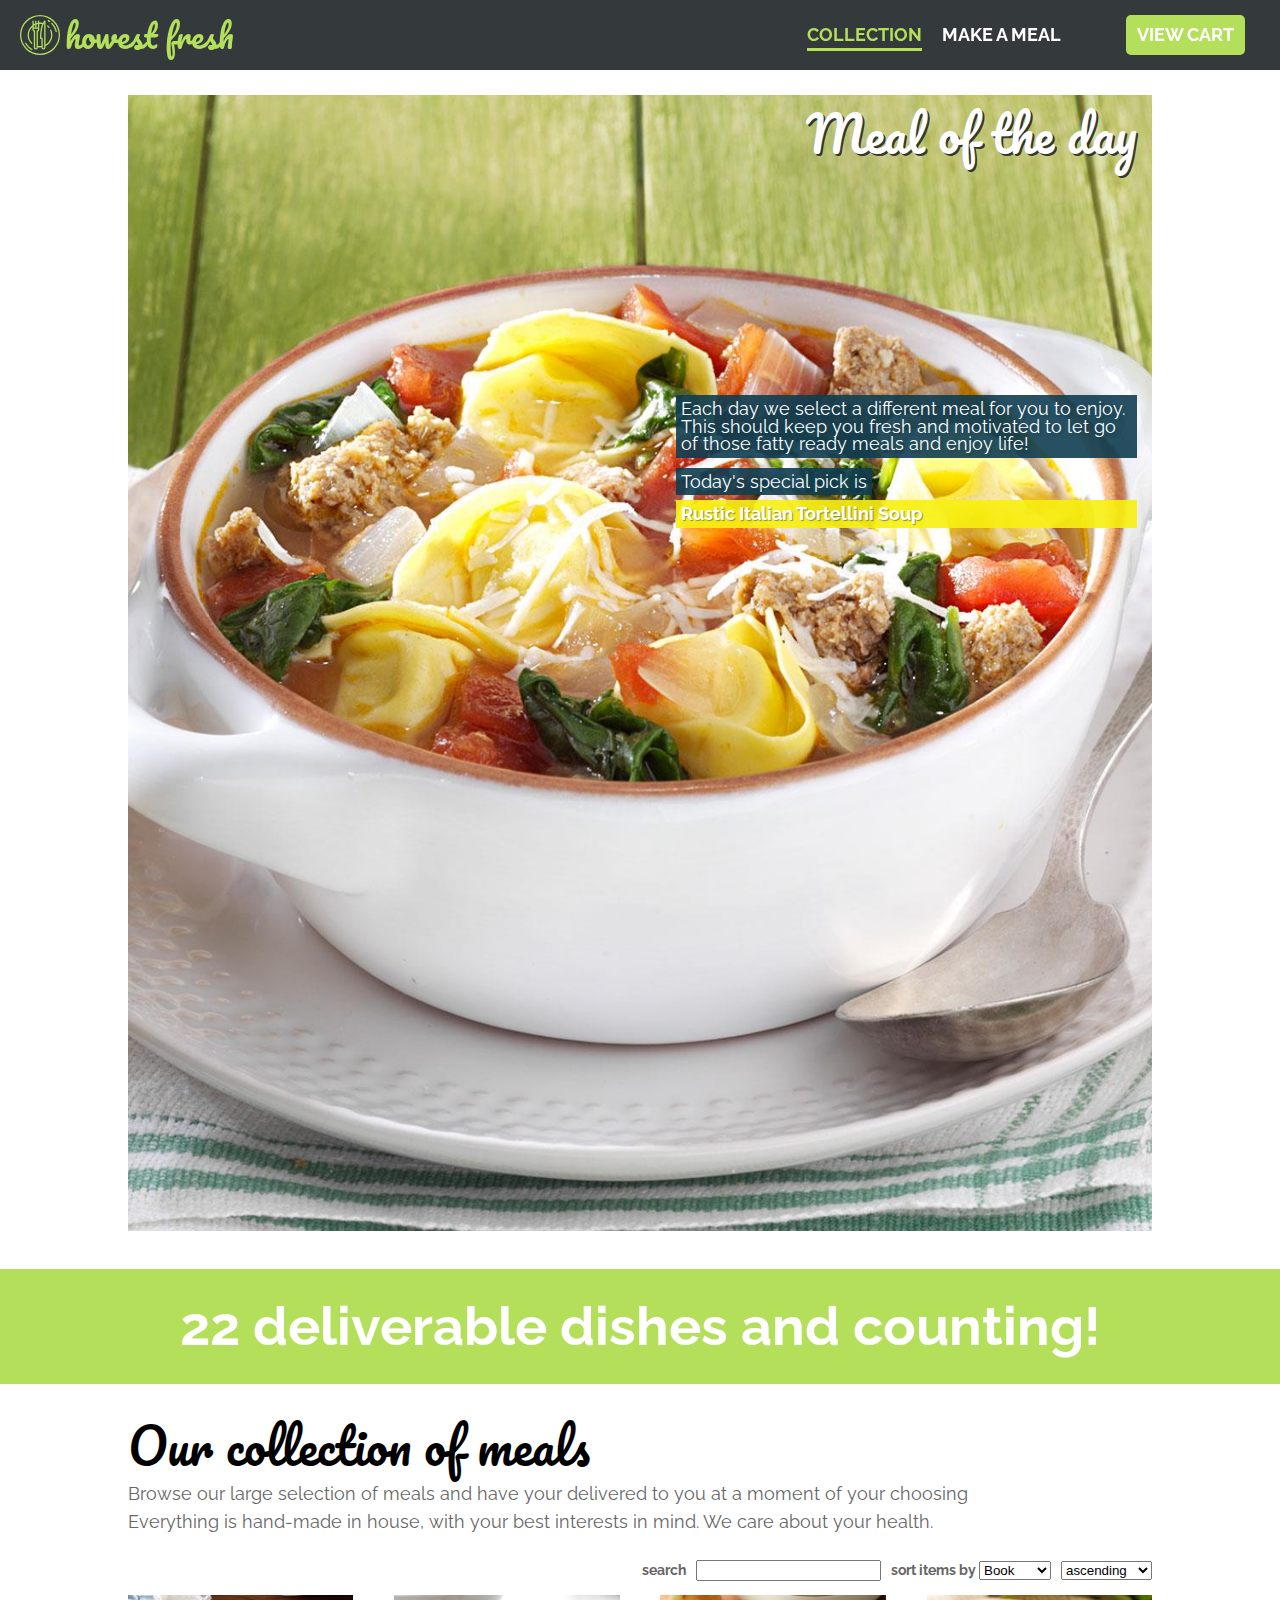
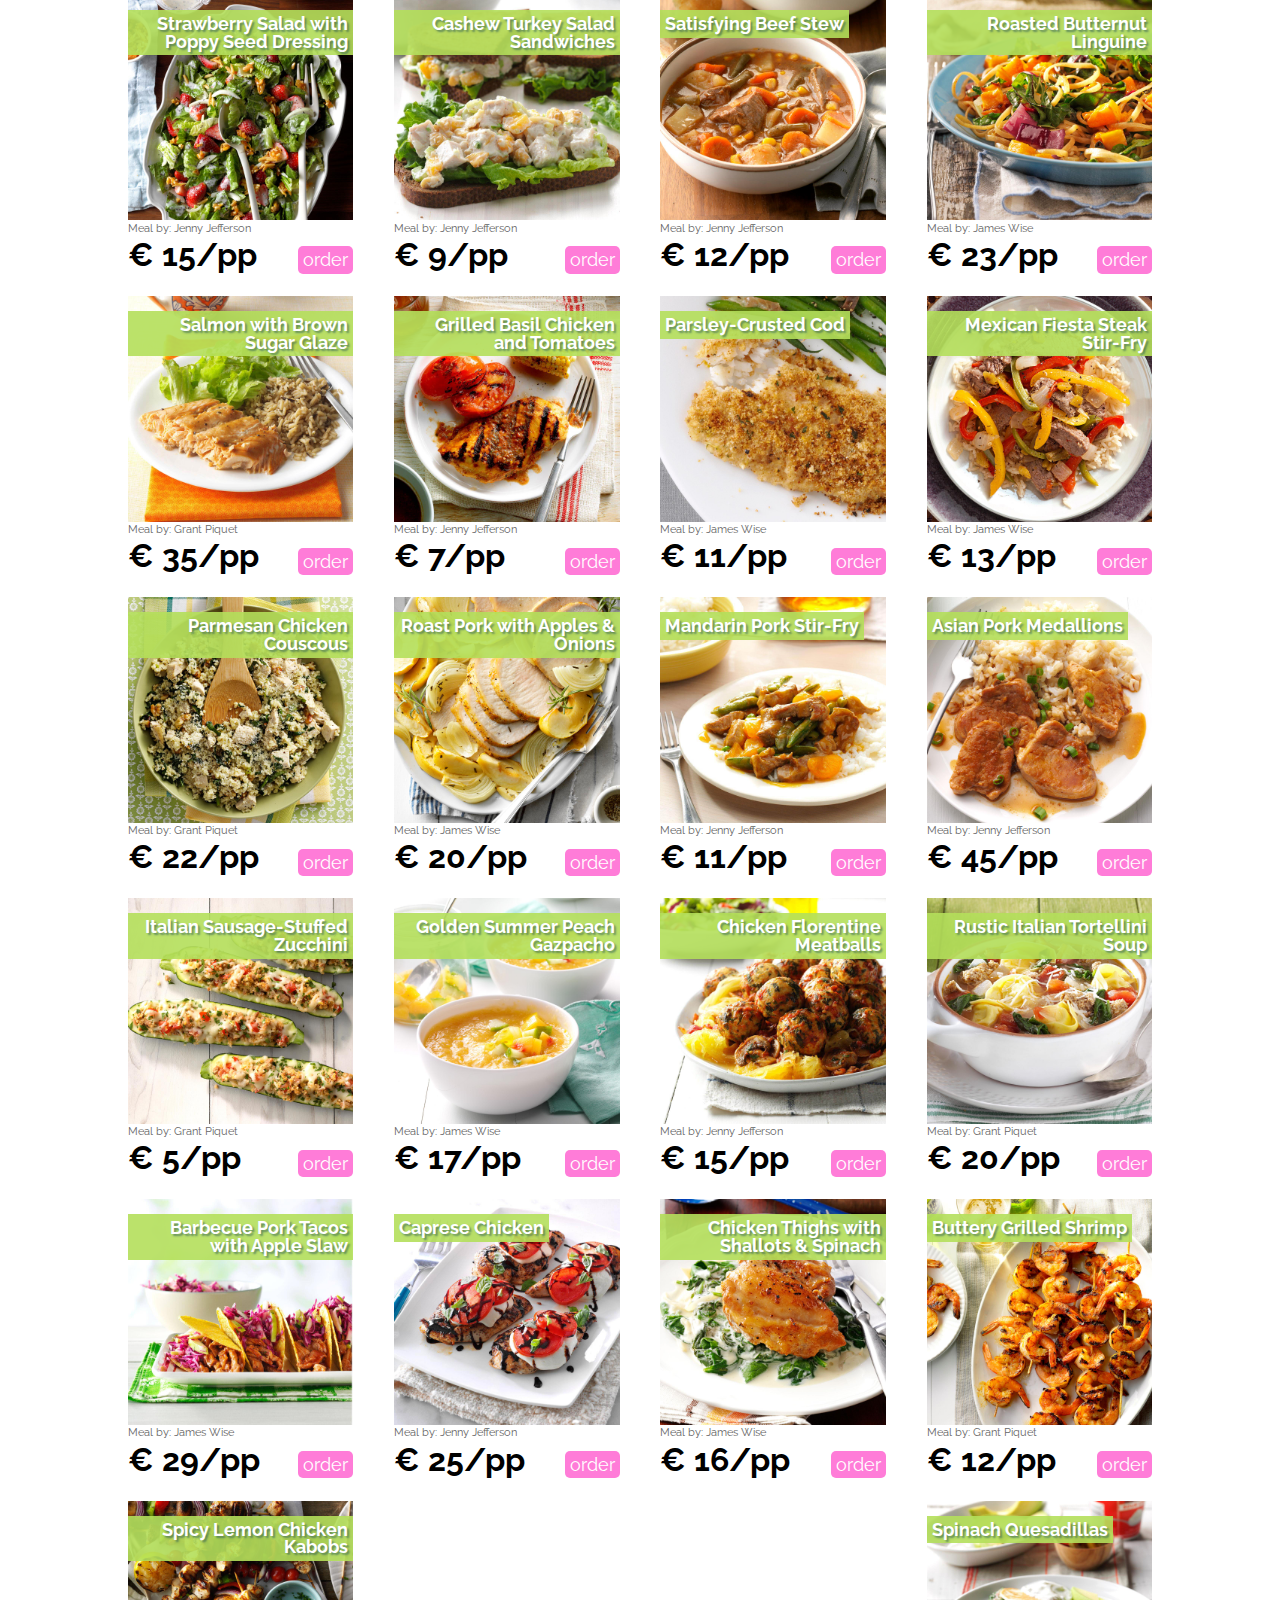
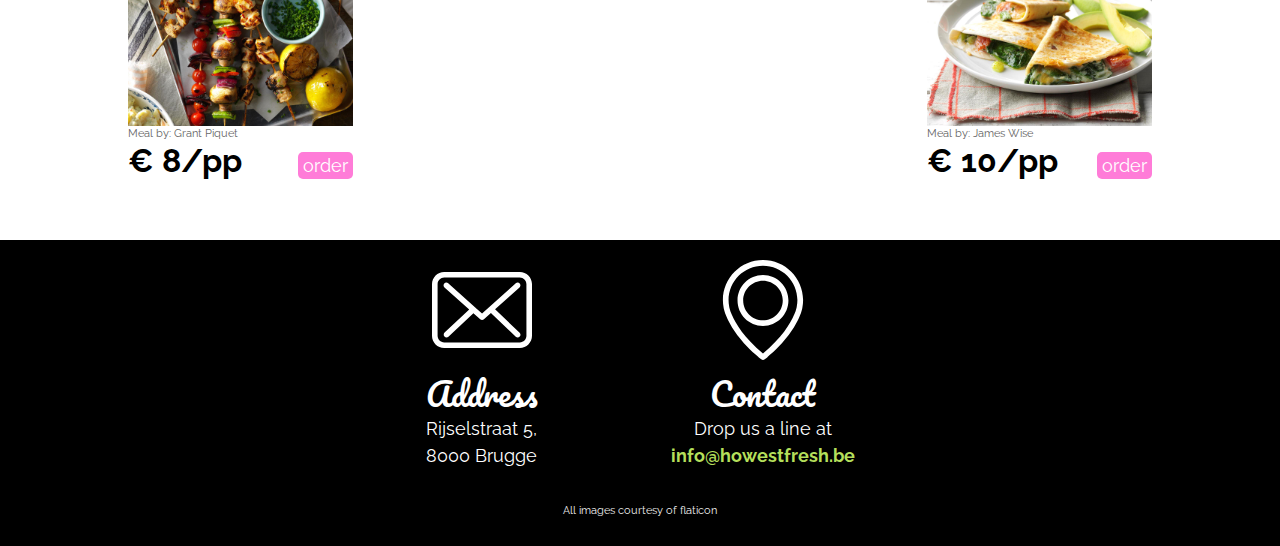
<file: index.html>
<!DOCTYPE html>
<html lang="en">

<head>
    <meta charset="UTF-8">
    <title>Howest Fresh</title>
    <link href="https://fonts.googleapis.com/css?family=Raleway:400,800" rel="stylesheet">
    <link href="https://fonts.googleapis.com/css?family=Pacifico" rel="stylesheet">
    <link rel="stylesheet" href="assets/css/reset.css" />
    <link rel="stylesheet" href="assets/css/screen.css" />

</head>
<body>
<header>
    <h1>Howest Fresh</h1>
    <nav>
        <ul>
            <li><a href="index.html" class="active">Collection</a></li>
            <li><a href="make-a-meal.html">Make a meal</a></li>
            <li class="cart"></li>
        </ul>

    </nav>
</header>

<main>
    <section id="mealoftheday">
        <h2>
            Meal of the day
        </h2>
        <div>
            <p><span>Each day we select a different meal for you to enjoy. This should keep you fresh and motivated
                        to let go of those fatty ready meals and enjoy life!</span></p>
            <p><span>Today's special pick is</span>

            </p>
        </div>
    </section>

    <aside>
        <p></p>
    </aside>

    <section id="collection">
        <h2>Our collection of meals</h2>
        <p>Browse our large selection of meals and have your delivered to you at a moment of your choosing</p>
        <p>Everything is hand-made in house, with your best interests in mind. We care about your health.</p>

        <form action="#" method="post" id="filters">

            <label for="search">Search</label>
            <input type="search" name="search" id="search" />

            <label>Sort items by
                <select id="sortby" name="sortby"></select>
            </label>

            <select id="direction" name="direction">
                <option value="asc">ascending</option>
                <option value="desc">descending</option>
            </select>
        </form>
        <div class="flexcontainer">

        </div>
    </section>
</main>

<footer>
    <div>
        <h2>Address</h2>
        <address>
            Rijselstraat 5, <br />
            8000 Brugge
        </address>
    </div>
    <div>
        <h2>Contact</h2>
        <p>Drop us a line at <a href="mailto:info@howestfresh.be">info@howestfresh.be</a></p>
    </div>
    <p>All images courtesy of flaticon</p>
</footer>

<section id="popup" class="hidden">
    <div class="contentwrapper"></div>
    <a href="#" class="close">X</a>
</section>

<section id="cart" class="hidden">
    <div id="cartoverview">
        <h2>Your shopping cart</h2>
        <p>You have selected the following items so far:</p>
        <div class="items">
            <table></table>
        </div>

        <a href="#" class="order">Proceed to checkout</a>
    </div>
    <div id="personalinformation" class="hidden">
        <form>
            <label for="ordername">Full name:</label>
            <input type="text" id="ordername" name="ordername" />

            <label for="orderaddress">Address:</label>
            <textarea id="orderaddress" name="orderaddress"></textarea>

            <label>Payment method:</label>
            <input type="radio" name="paymentmethod" id="payment-card" value="card" />
            <label for="payment-card">Card</label>

            <input type="radio" name="paymentmethod" id="payment-bitcoin" value="bitcoin" />
            <label for="payment-bitcoin">Bitcoin</label>

            <input type="radio" name="paymentmethod" id="payment-goldbars" value="gold_bars" />
            <label for="payment-goldbars">Gold bars</label>

            <input type="radio" name="paymentmethod" id="payment-kind" value="in_kind" />
            <label for="payment-kind">In kind</label>

            <input type="submit" value="confirm order" class="order" />
        </form>
    </div>
    <div id="confirmation" class="hidden">
        <h2>Thank you <span class="personname"></span> for your order</h2>
        <p>Your order of <strong class="price"></strong> will be paid for
            <strong class="paymentmethod"></strong>.<br />
            We will ship your meals upon payment confirmation</p>
    </div>
    <a href="#" class="close">X</a>
</section>
<script src="assets/js/meals.js"></script>
<script src="assets/js/script.js"></script>
<script src="assets/js/inLadenDishes.js"></script>
<script src="assets/js/infoMeals.js"></script>
<script src="assets/js/localStorage.js"></script>
<script src="assets/js/mealOfTheDay.js"></script>
<script src="assets/js/localStorage.js"></script>
<script src="assets/js/totalMeals.js"></script>
<script src="assets/js/infoMeals.js"></script>
<script src="assets/js/shoppingCart.js"></script>
<script src="assets/js/search.js"></script>
<script src="assets/js/sort.js"></script>
</body>
</html>
</file>
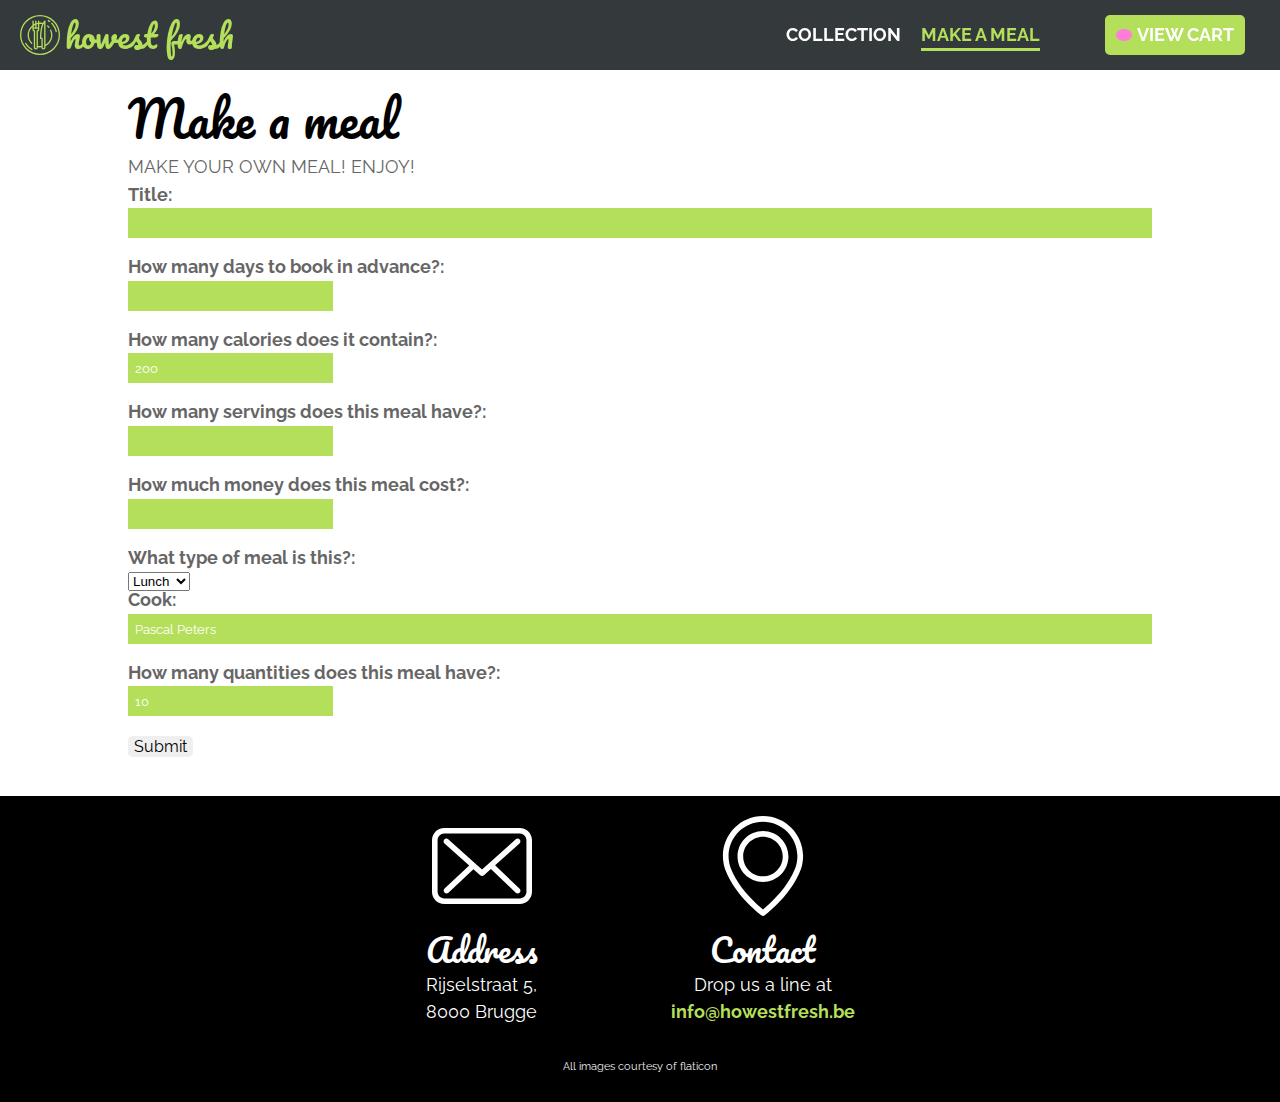
<file: make-a-meal.html>
<!DOCTYPE html>
<html lang="en">
<head>
    <meta charset="UTF-8">
    <title>Howest Fresh</title>
    <link href="https://fonts.googleapis.com/css?family=Raleway:400,800" rel="stylesheet">
    <link href="https://fonts.googleapis.com/css?family=Pacifico" rel="stylesheet">
    <link rel="stylesheet" href="assets/css/reset.css"/>
    <link rel="stylesheet" href="assets/css/screen.css"/>

</head>
<body>

<header>
    <h1>Howest Fresh</h1>
    <nav>
        <ul>
            <li><a href="index.html">Collection</a></li>
            <li><a href="make-a-meal.html" class="active">Make a meal</a></li>
            <li><a href="#" class="viewcart"><span></span>view cart</a></li>
        </ul>
    </nav>
</header>

<main>
    <section id="makeameal">
        <h2>
            Make a meal
        </h2>
        <form id="makeMeal">
            <p>MAKE YOUR OWN MEAL! ENJOY!</p>

            <label for="title">Title:</label>
            <input type="text" id="title" name="title"/>

            <label for="book">How many days to book in advance?:</label>
            <input type="number" id="book" name="book"
                   min="0" max="5">

            <label for="calories">How many calories does it contain?:</label>
            <input type="number" id="calories" name="calories" value="200">

            <label for="servings">How many servings does this meal have?:</label>
            <input type="number" id="servings" name="servings" min="1" max="5">

            <label for="price">How much money does this meal cost?:</label>
            <input type="number" id="price" name="price" min="5">

            <label for="type">What type of meal is this?:</label>
            <select name="type" id="type">
                <option value="lunch">Lunch</option>
                <option value="Dinner">Dinner</option>
            </select>

            <label for="cook">Cook:</label>
            <input type="text" id="cook" name="cook" value="Pascal Peters"/>

            <label for="quantity">How many quantities does this meal have?:</label>
            <input type="number" id="quantity" name="quantity" min="10" max="50" value="10">

            <input type="submit" value="Submit" id="confirmMeal">
        </form>
    </section>

</main>
<footer>
    <div>
        <h2>Address</h2>
        <address>
            Rijselstraat 5, <br/>
            8000 Brugge
        </address>
    </div>
    <div>
        <h2>Contact</h2>
        <p>Drop us a line at <a href="mailto:info@howestfresh.be">info@howestfresh.be</a></p>
    </div>
    <p>All images courtesy of flaticon</p>
</footer>
<section id="popup" class="hidden">
    <div class="contentwrapper">
        <h2>/</h2>
    </div>
    <a href="#" class="close">X</a>
</section>
<section id="cart" class="hidden">
    <div id="cartoverview">
        <h2>Your shopping cart</h2>
        <p>You have selected the following items so far:</p>
        <div class="items">

        </div>

        <a href="#" class="order">Proceed to checkout</a>
    </div>
    <div id="personalinformation" class="hidden">
        <form>
            <label for="ordername">Full name:</label>
            <input type="text" id="ordername" name="ordername"/>

            <label for="orderaddress">Address:</label>
            <textarea id="orderaddress" name="orderaddress"></textarea>

            <label>Payment method:</label>
            <input type="radio" name="paymentmethod" id="payment-card" value="card"/>
            <label for="payment-card">Card</label>

            <input type="radio" name="paymentmethod" id="payment-bitcoin" value="bitcoin"/>
            <label for="payment-bitcoin">Bitcoin</label>

            <input type="radio" name="paymentmethod" id="payment-goldbars" value="gold_bars"/>
            <label for="payment-goldbars">Gold bars</label>

            <input type="radio" name="paymentmethod" id="payment-kind" value="in_kind"/>
            <label for="payment-kind">In kind</label>

            <input type="submit" value="confirm order" class="order"/>
        </form>
    </div>
    <div id="confirmation" class="hidden">
        <h2>Thank you <span class="personname"></span> for your order</h2>
        <p>Your order of <strong class="price"></strong> will be paid for <strong class="paymentmethod"></strong>.<br/>
            We will ship your meals upon payment confirmation</p>
    </div>
    <a href="#" class="close">X</a>
</section>

<script src="assets/js/addMeal.js"></script>
</body>
</html>
</file>
<file: assets/css/screen.css>
/*---------------------*/
/*      VARIABLES      */
/*---------------------*/
/*---------------------*/
/*   GENERAL ELEMENTS  */
/*---------------------*/
body {
  font-family: Raleway, Arial, Helvetica, sans-serif;
  font-size: 1.1rem;
  color: #666;
  /* Sticky footer*/
  display: flex;
  flex-flow: nowrap column;
  height: 100vh; }

h1, h2 {
  font-family: Pacifico, Georgia, Cambria, serif; }

h3, h4 {
  font-weight: bold; }

a {
  color: #b4df5b; }

header a {
  text-decoration: none; }

p {
  margin-bottom: 10px; }

img {
  max-width: 100%; }

main {
  padding-top: 95px; }

/* --- General classes --- */
.hidden, header nav li:last-child .viewcart .hidden {
  display: none; }

/* --- H1 title --- */
h1 {
  line-height: 40px;
  padding-left: 45px;
  text-transform: lowercase;
  background-image: url(../media/dinner.svg);
  background-size: 40px;
  background-position: left center;
  background-repeat: no-repeat; }

/* --- Navigation --- */
header {
  min-height: 70px;
  background-color: rgba(30, 35, 39, 0.9);
  display: flex;
  align-items: center;
  justify-content: space-between;
  padding: 0 20px 0 20px;
  margin-bottom: 2%;
  position: fixed;
  z-index: 1000;
  width: 100%;
  box-sizing: border-box; }
  header h1 {
    color: #b4df5b;
    font-size: 2rem; }
  header nav li {
    display: inline;
    text-transform: uppercase;
    font-weight: bold;
    margin-right: 15px; }
    header nav li a {
      color: #FFF;
      display: inline-block;
      border-bottom: 3px solid transparent;
      padding-bottom: 4px; }
      header nav li a:hover, header nav li a.active {
        color: #b4df5b;
        border-bottom-color: #b4df5b; }
    header nav li:last-child a {
      color: #FFF;
      background-color: #b4df5b;
      padding: 7px;
      margin-left: 45px;
      border-radius: 5px;
      border: 4px solid #b4df5b; }
      header nav li:last-child a:hover {
        background-color: #FFF;
        color: #b4df5b; }
      header nav li:last-child a span {
        display: inline-block;
        margin-right: 5px;
        padding: 6px 8px;
        border-radius: 50%;
        background-color: #ff7cd8;
        color: #FFF; }

/* --- Section widths --- */
section {
  width: 80%;
  margin: 0 auto; }

section, aside {
  margin-bottom: 3%; }

section h2 {
  font-size: 3rem;
  color: #000;
  margin-bottom: 15px; }

/* --- Intermezzo --- */
aside {
  background-color: #b4df5b;
  color: #FFF;
  font-size: 3.4rem;
  line-height: 210%;
  text-align: center;
  font-weight: bold; }

/* --- Footer--- */
footer {
  background-color: #000;
  color: #FFF;
  margin: auto 0 0 0;
  text-align: center;
  padding: 20px 0; }
  footer div {
    padding-top: 120px;
    display: inline-block;
    vertical-align: top;
    margin-bottom: 2%;
    margin-right: 10%;
    line-height: 150%;
    background-image: url(../media/envelope.svg);
    background-repeat: no-repeat;
    background-position: top center;
    background-size: 100px; }
    footer div a {
      display: block;
      font-weight: bold;
      text-decoration: none; }
      footer div a:hover {
        text-decoration: underline; }
    footer div h2 {
      font-size: 2rem;
      margin-bottom: 10px; }
    footer div:last-of-type {
      background-image: url(../media/placeholder.svg);
      margin-right: 0; }
  footer > p {
    font-size: 0.7rem;
    color: #EEE; }

/*---------------------*/
/*   Meal of the day   */
/*---------------------*/
#mealoftheday {
  position: relative; }
  #mealoftheday h2 {
    text-shadow: 2px 2px rgba(30, 35, 39, 0.9);
    color: #FFF;
    position: absolute;
    top: 15px;
    right: 15px; }
  #mealoftheday img {
    display: block;
    min-height: 1136px;
    background-color: #ff7cd8;
    color: #ff7cd8; }
  #mealoftheday div {
    position: absolute;
    right: 15px;
    top: 300px;
    width: 45%; }
    #mealoftheday div p span {
      display: inline-block;
      background-color: rgba(16, 61, 81, 0.9);
      text-shadow: 2px 2px 2px rgba(16, 61, 81, 0.5);
      color: #FFF;
      padding: 5px; }
    #mealoftheday div p strong {
      color: #FFF;
      text-shadow: 1px 1px 1px rgba(16, 61, 81, 0.5);
      display: block;
      font-weight: bold;
      margin-top: 5px;
      background-color: rgba(247, 240, 17, 0.9);
      padding: 5px; }

/*---------------------*/
/*     COLLECTION      */
/*---------------------*/
#collection .flexcontainer {
  display: flex;
  flex-flow: wrap row;
  justify-content: space-between; }
#collection form {
  margin-top: 30px;
  margin-bottom: 10px;
  text-align: right; }
  #collection form label {
    font-size: 0.9rem;
    text-transform: lowercase;
    margin-right: 5px;
    font-weight: bold;
    display: inline-block; }
  #collection form input {
    display: inline-block; }
  #collection form input[type="search"] {
    margin-right: 5px; }
#collection article {
  flex: 0 1 22%;
  position: relative;
  margin-bottom: 15px;
  /*dl {
    font-size: 0.9rem;
    text-transform: lowercase;
    display: flex;
    flex-flow: row wrap;
    margin-bottom: 10px;
    dt, dd {
        flex: 0 1 50%;
      margin-bottom: 5px;
    }
    dt {
      color: #000;
      font-weight: bold;
    }
  }*/ }
  #collection article h3 {
    position: absolute;
    top: 15px;
    text-align: right;
    background-color: rgba(180, 223, 91, 0.9);
    text-shadow: 2px 2px 2px rgba(16, 61, 81, 0.5);
    color: #FFF;
    padding: 5px; }
  #collection article figcaption {
    font-size: 0.7rem;
    margin-bottom: 5px; }
  #collection article .info {
    display: flex;
    align-items: center;
    justify-content: space-between; }
  #collection article p {
    font-size: 2rem;
    font-weight: bold;
    color: #000; }


.order {
  background-color: #ff7cd8;
  color: #FFF;
  padding: 5px;
  text-align: center;
  border-radius: 5px;
  text-decoration: none;
  text-transform: lowercase;
  transition: background-color;
  transition-duration: 0.2s;
  transition-timing-function: ease-out; }

section .addedtocart {
  transition: background-color;
  transition-duration: 0.2s;
  transition-timing-function: ease-in;
  background-color: #b4df5b; }

/*---------------------*/
/*     Shopping cart   */
/*---------------------*/
#cart, #popup {
  position: fixed;
  top: 50%;
  left: 50%;
  transform: translateX(-50%) translateY(-50%);
  width: 45%;
  background-color: #FFF;
  border: 5px solid #b4df5b;
  padding: 20px; }
  #cart .close, #popup .close {
    color: #FFF;
    font-weight: bold;
    background-color: #b4df5b;
    display: inline-block;
    border-radius: 23px;
    padding: 5px;
    font-size: 0.8rem;
    text-decoration: none;
    position: absolute;
    right: 0;
    top: 0;
    transform: translateX(50%) translateY(-50%); }

#popup {
  width: 50%; }

#popup article {
  display: flex;
  flex-flow: row wrap; }
  #popup article h3 {
    flex: 1 1 100%;
    margin-bottom: 15px; }
  #popup article figure, #popup article .info {
    flex: 1 1 auto; }
  #popup article figure {
    margin-right: 2%;
    max-width: 35%; }
  #popup article dl {
    font-size: 0.9rem;
    text-transform: lowercase;
    display: flex;
    flex-flow: row wrap;
    margin-bottom: 10px; }
    #popup article dl dt, #popup article dl dd {
      flex: 0 1 50%;
      margin-bottom: 5px; }
    #popup article dl dt {
      color: #000;
      font-weight: bold; }
  #popup article p {
    font-size: 2rem;
    font-weight: bold;
    color: #000; }

#cart h2 {
  margin-bottom: 30px; }
  #cart h2 span {
    color: #ff7cd8; }
#cart p strong {
  font-weight: bold; }
#cart table {
  width: 100%;
  border-collapse: collapse;
  margin-bottom: 15px; }
  #cart table th {
    font-weight: bold; }
  #cart table tbody td:nth-child(even) {
    text-align: right;
    padding-right: 15px; }
  #cart table tfoot {
    text-align: right; }
    #cart table tfoot td:last-child {
      background-color: #b4df5b;
      color: #FFF; }
  #cart table td, #cart table th {
    padding: 10px; }
  #cart table tr:nth-child(even) td {
    background-color: #EEE; }
#cart .order, #cart input[type="submit"] {
  margin-left: auto;
  margin-right: 0;
  display: block;
  width: 200px; }

label, input[type="text"], input[type="number"], textarea {
  display: block; }

label {
  margin-bottom: 5px;
  font-weight: bold; }

input[type="text"], input[type="number"], textarea {
  background-color: #b4df5b;
  padding: 3px;
  color: #fff;
  font-family: Raleway, Arial, Helvetica, sans-serif;
  border: 4px solid #b4df5b;
  margin-bottom: 20px;
  box-sizing: border-box;
  width: 100%; }

input[type="number"] {
  width: 20%; }

input[type="text"]:focus, input[type="number"]:focus, textarea:focus {
  background-color: #ff7cd8;
  border-color: #ff7cd8; }

input[type="radio"],
input[type="radio"] + label {
  display: inline-block;
  font-weight: normal; }

input[type="submit"] {
  border: none;
  border-radius: 5px;
  font-size: 1rem;
  font-family: Raleway, Arial, Helvetica, sans-serif; }
</file>
